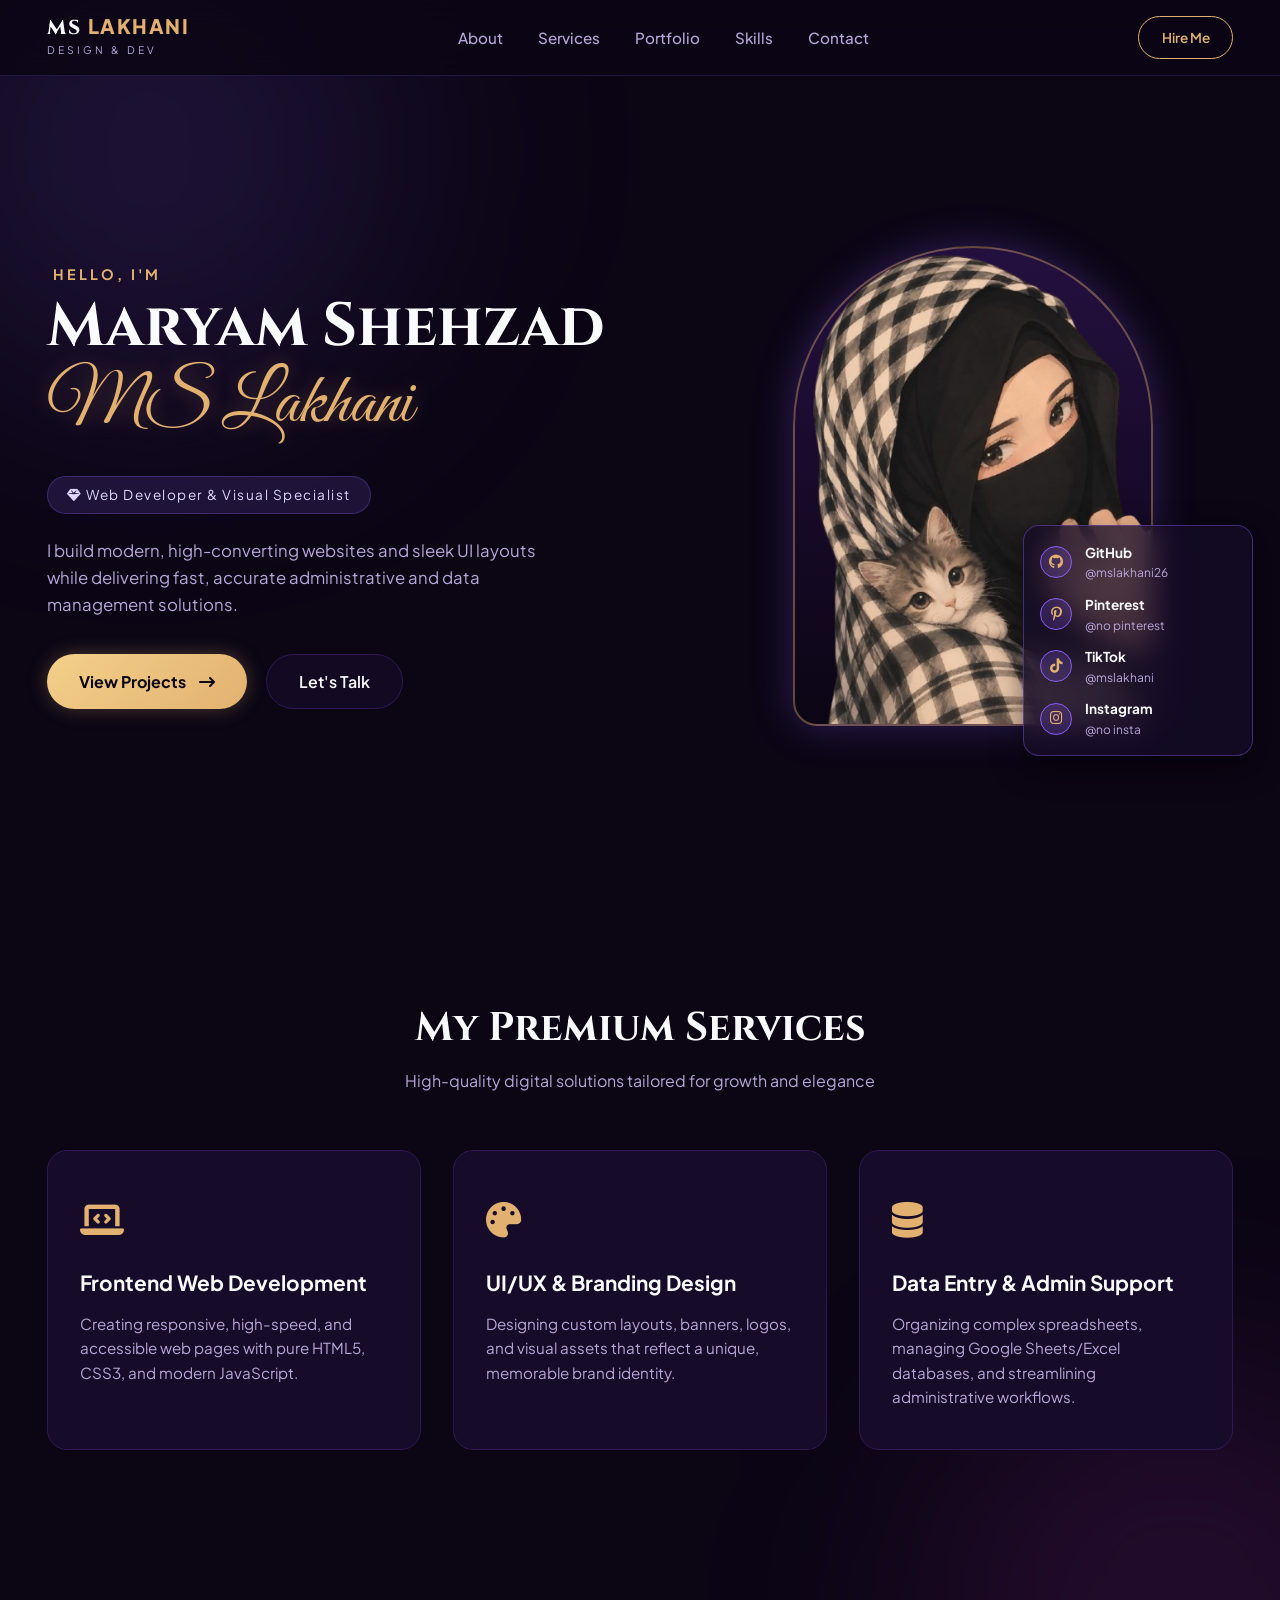
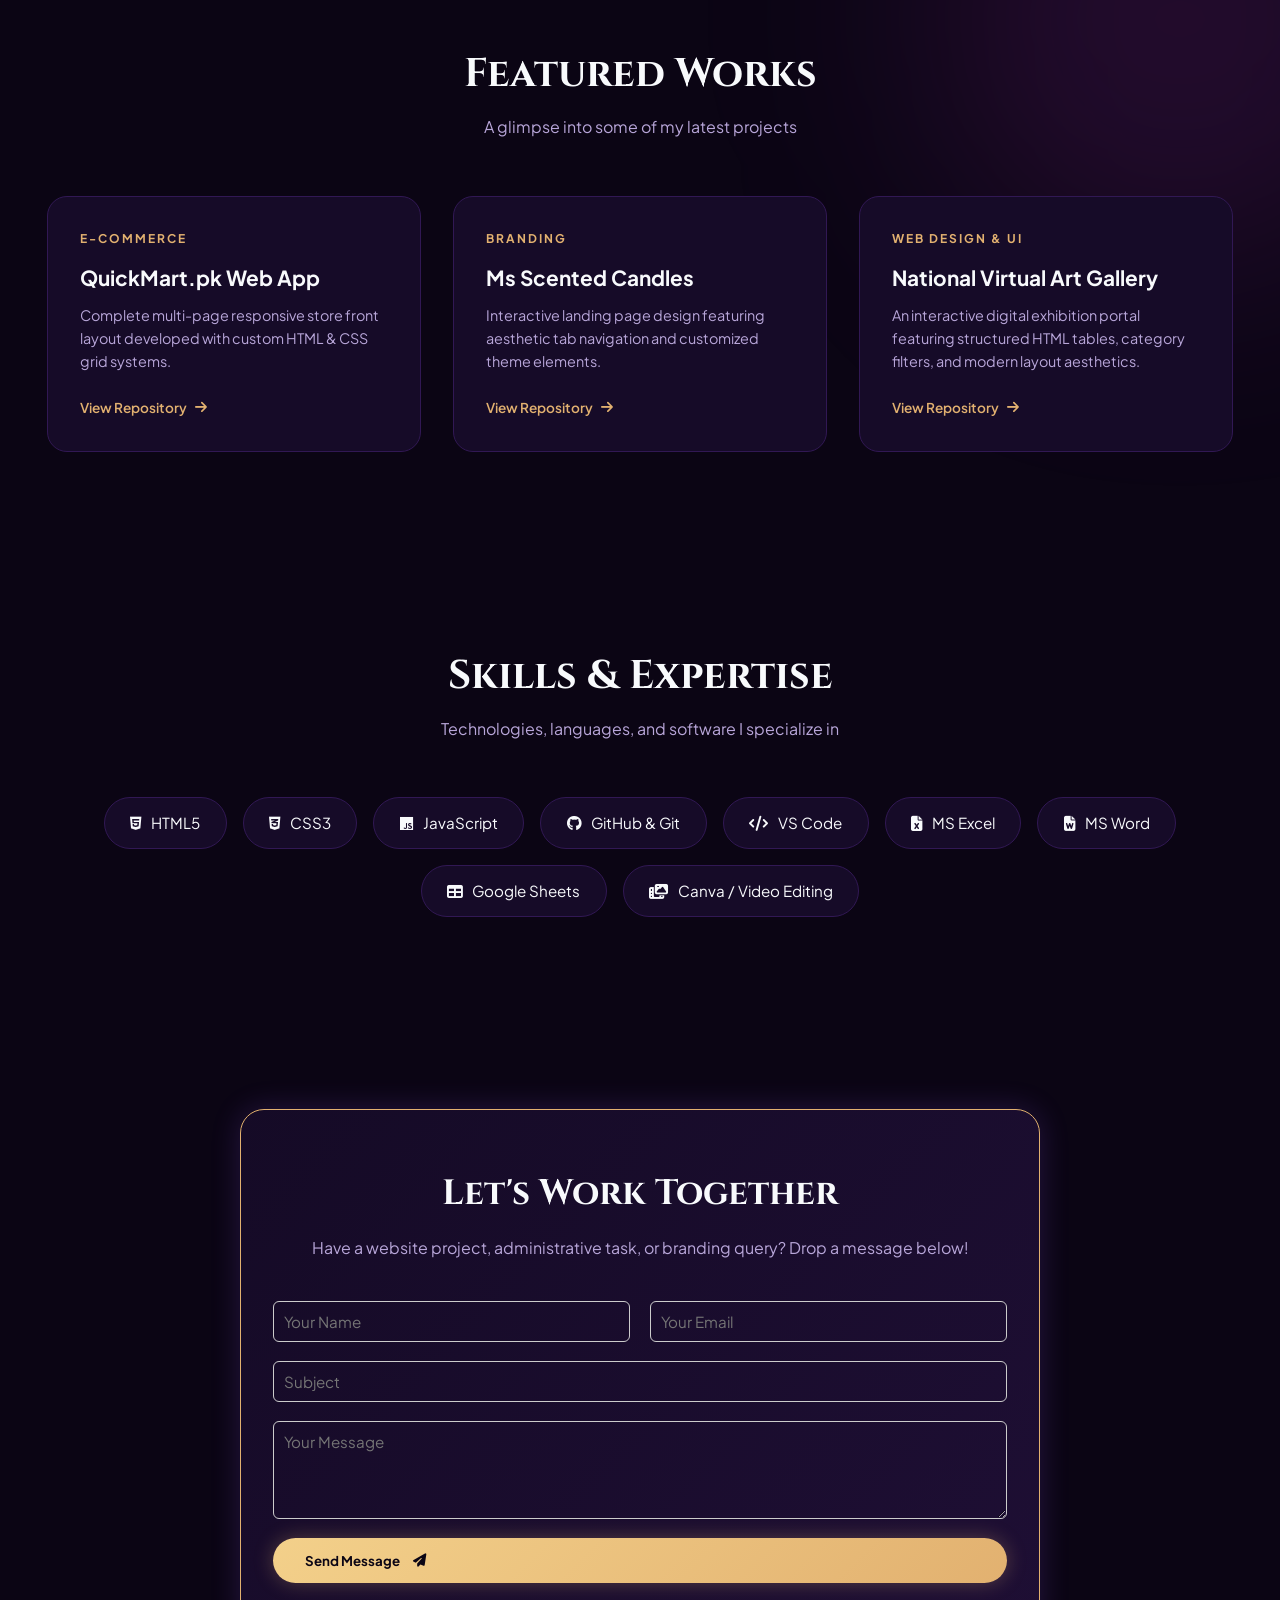
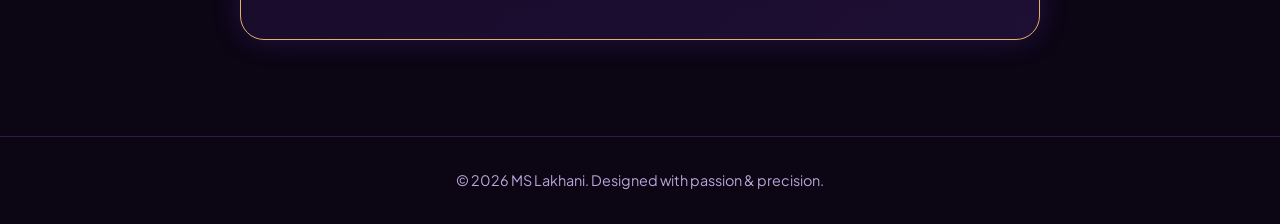
<file: index.html>
<!DOCTYPE html>
<html lang="en">
<head>
  <meta charset="UTF-8">
  <meta name="viewport" content="width=device-width, initial-scale=1.0">
  <title>MS Lakhani | Web Developer & Visual Designer</title>
  
  <!-- Google Fonts -->
  <link rel="preconnect" href="https://fonts.googleapis.com">
  <link rel="preconnect" href="https://fonts.gstatic.com" crossorigin>
  <link href="https://fonts.googleapis.com/css2?family=Cinzel:wght@600;700;800&family=Great+Vibes&family=Plus+Jakarta+Sans:wght@300;400;500;600;700&display=swap" rel="stylesheet">
  
  <!-- Font Awesome Icons -->
  <link rel="stylesheet" href="https://cdnjs.cloudflare.com/ajax/libs/font-awesome/6.4.0/css/all.min.css">

  <!-- External CSS -->
  <link rel="stylesheet" href="style.css">
</head>
<body>

  <!-- Background Glow FX -->
  <div class="bg-glow glow-1"></div>
  <div class="bg-glow glow-2"></div>

  <!-- Header / Navbar -->
  <header>
    <nav>
      <!-- Professional SVG Monogram Logo -->
      <a href="#" class="brand-logo">
        <div class="logo-text">
          <span class="logo-title">MS <span>LAKHANI</span></span>
          <span class="logo-sub">DESIGN & DEV</span>
        </div>
      </a>

      <ul class="nav-links">
        <li><a href="#about">About</a></li>
        <li><a href="#services">Services</a></li>
        <li><a href="#portfolio">Portfolio</a></li>
        <li><a href="#skills">Skills</a></li>
        <li><a href="#contact">Contact</a></li>
      </ul>

      <a href="#contact" class="btn-nav">Hire Me</a>
    </nav>
  </header>

  <!-- Hero Section -->
  <section class="hero" id="about">
    <div class="hero-text">
      <div class="sub-greeting">
        <i class="fa-solid fa-sparkles"></i> HELLO, I'M
      </div>
      <h1>Maryam Shehzad</h1>
      <span class="script-name">MS Lakhani</span>
      
      <div class="tagline-badge">
        <i class="fa-solid fa-gem"></i> Web Developer & Visual Specialist
      </div>
      
      <p class="hero-description">
        I build modern, high-converting websites and sleek UI layouts while delivering fast, accurate administrative and data management solutions.
      </p>

      <div class="hero-actions">
        <a href="#portfolio" class="btn-primary">
          View Projects <i class="fa-solid fa-arrow-right-long"></i>
        </a>
        <a href="#contact" class="btn-outline">
          Let's Talk
        </a>
      </div>
    </div>

    <!-- Hero Image Arch Frame -->
    <div class="hero-image-wrapper">
      <div class="arch-frame">
        <img src="Hijab_Girl_With_Cat-removebg-preview.png" alt="MS Lakhani Profile Photo">
      </div>

      <!-- Floating Social Card -->
      <div class="social-card">
        <a href="https://github.com/mslakhani26" target="_blank" class="social-item">
          <div class="social-icon"><i class="fa-brands fa-github"></i></div>
          <div class="social-details">
            <strong>GitHub</strong>
            <span>@mslakhani26</span>
          </div>
        </a>
        <a href="#" target="_blank" class="social-item">
          <div class="social-icon"><i class="fa-brands fa-pinterest-p"></i></div>
          <div class="social-details">
            <strong>Pinterest</strong>
            <span>@no pinterest </span>
          </div>
        </a>
        <a href="#" target="_blank" class="social-item">
          <div class="social-icon"><i class="fa-brands fa-tiktok"></i></div>
          <div class="social-details">
            <strong>TikTok</strong>
            <span>@mslakhani</span>
          </div>
        </a>
        <a href="#" target="_blank" class="social-item">
          <div class="social-icon"><i class="fa-brands fa-instagram"></i></div>
          <div class="social-details">
            <strong>Instagram</strong>
            <span>@no insta</span>
          </div>
        </a>
      </div>
    </div>
  </section>

  <!-- Services Section -->
  <section id="services">
    <div class="section-title">
      <h2>My Premium Services</h2>
      <p>High-quality digital solutions tailored for growth and elegance</p>
    </div>
    <div class="services-grid">
      <div class="service-card">
        <div class="service-icon"><i class="fa-solid fa-laptop-code"></i></div>
        <h3>Frontend Web Development</h3>
        <p>Creating responsive, high-speed, and accessible web pages with pure HTML5, CSS3, and modern JavaScript.</p>
      </div>
      <div class="service-card">
        <div class="service-icon"><i class="fa-solid fa-palette"></i></div>
        <h3>UI/UX & Branding Design</h3>
        <p>Designing custom layouts, banners, logos, and visual assets that reflect a unique, memorable brand identity.</p>
      </div>
      <div class="service-card">
        <div class="service-icon"><i class="fa-solid fa-database"></i></div>
        <h3>Data Entry & Admin Support</h3>
        <p>Organizing complex spreadsheets, managing Google Sheets/Excel databases, and streamlining administrative workflows.</p>
      </div>
    </div>
  </section>

  <!-- Portfolio Projects Section -->
  <section id="portfolio">
    <div class="section-title">
      <h2>Featured Works</h2>
      <p>A glimpse into some of my latest projects</p>
    </div>
    <div class="portfolio-grid">
      <div class="portfolio-card">
        <div class="portfolio-tag">E-Commerce</div>
        <h3>QuickMart.pk Web App</h3>
        <p>Complete multi-page responsive store front layout developed with custom HTML & CSS grid systems.</p>
        <a href="https://github.com/mslakhani26" target="_blank" class="project-link">View Repository <i class="fa-solid fa-arrow-right"></i></a>
      </div>
      <div class="portfolio-card">
        <div class="portfolio-tag">Branding</div>
        <h3>Ms Scented Candles</h3>
        <p>Interactive landing page design featuring aesthetic tab navigation and customized theme elements.</p>
        <a href="https://github.com/mslakhani26" target="_blank" class="project-link">View Repository <i class="fa-solid fa-arrow-right"></i></a>
      </div>
      <div class="portfolio-card">
        <div class="portfolio-tag">WEB DESIGN & UI</div>
        <h3>National Virtual Art Gallery</h3>
        <p>An interactive digital exhibition portal featuring structured HTML tables, category filters, and modern layout aesthetics.</p>
        <a href="https://github.com/mslakhani26" target="_blank" class="project-link">View Repository <i class="fa-solid fa-arrow-right"></i></a>
      </div>
    </div>
  </section>

  <!-- Skills Section -->
  <section id="skills">
    <div class="section-title">
      <h2>Skills & Expertise</h2>
      <p>Technologies, languages, and software I specialize in</p>
    </div>
    <div class="skills-wrapper">
      <div class="skill-badge"><i class="fa-brands fa-html5"></i> HTML5</div>
      <div class="skill-badge"><i class="fa-brands fa-css3-alt"></i> CSS3</div>
      <div class="skill-badge"><i class="fa-brands fa-js"></i> JavaScript</div>
      <div class="skill-badge"><i class="fa-brands fa-github"></i> GitHub & Git</div>
      <div class="skill-badge"><i class="fa-solid fa-code"></i> VS Code</div>
      <div class="skill-badge"><i class="fa-solid fa-file-excel"></i> MS Excel</div>
      <div class="skill-badge"><i class="fa-solid fa-file-word"></i> MS Word</div>
      <div class="skill-badge"><i class="fa-solid fa-table"></i> Google Sheets</div>
      <div class="skill-badge"><i class="fa-solid fa-photo-film"></i> Canva / Video Editing</div>
    </div>
  </section>

  <!-- Contact Section -->
<section id="contact">
  <div class="contact-card">
    <div class="contact-content">
      <h3>Let's Work Together</h3>
      <p>Have a website project, administrative task, or branding query? Drop a message below!</p>
      
      <!-- Added id="contactForm" -->
      <form class="contact-form" id="contactForm">
        <div class="form-row">
          <!-- Added id="clientName" -->
          <input type="text" id="clientName" placeholder="Your Name" required>
          <!-- Added id="clientEmail" -->
          <input type="email" id="clientEmail" placeholder="Your Email" required>
        </div>
        <!-- Added id="clientSubject" -->
        <input type="text" id="clientSubject" placeholder="Subject" required>
        <!-- Added id="clientMessage" -->
        <textarea id="clientMessage" rows="4" placeholder="Your Message" required></textarea>
        
        <!-- Cleaned up inner <a> tag inside button -->
        <button type="submit" class="btn-primary">
          Send Message <i class="fa-solid fa-paper-plane"></i>
        </button>
      </form>
    </div>
  </div>
</section>

<!-- WhatsApp Integration JavaScript Script -->
<script>
  document.getElementById('contactForm').addEventListener('submit', function(event) {
    event.preventDefault(); // Page refresh hone se roke ga

    // Form inputs se values get karna
    const name = document.getElementById('clientName').value;
    const email = document.getElementById('clientEmail').value;
    const subject = document.getElementById('clientSubject').value;
    const message = document.getElementById('clientMessage').value;

    // Aapka WhatsApp Number (Pakistan Country Code 92 ke sath)
    const phoneNumber = "923332036700";

    // Clean Message Text Format
    const fullText = `*New Website Inquiry*%0A%0A` +
                     `*Name:* ${encodeURIComponent(name)}%0A` +
                     `*Email:* ${encodeURIComponent(email)}%0A` +
                     `*Subject:* ${encodeURIComponent(subject)}%0A` +
                     `*Message:* ${encodeURIComponent(message)}`;

    // WhatsApp Direct Link
    const whatsappUrl = `https://wa.me/${phoneNumber}?text=${fullText}`;

    // WhatsApp open karna
    window.open(whatsappUrl, '_blank');
  });
</script>

  <!-- Footer -->
  <footer>
    <p>&copy; 2026 MS Lakhani. Designed with passion & precision.</p>
  </footer>

</body>
</html>
</file>
<file: style.css>
/* ==========================================
   MS Lakhani - Professional Portfolio Styles
   ========================================== */

:root {
  --bg-dark: #0b0514;
  --bg-card: #160b28;
  --bg-card-hover: #201138;
  --accent-gold: #e2b170;
  --accent-gold-light: #f3d08a;
  --accent-purple: #8b5cf6;
  --accent-pink: #d946ef;
  --text-main: #f8fafc;
  --text-muted: #b8a6d9;
  --border-color: #311854;
  --glass-bg: rgba(22, 11, 40, 0.75);
}

* {
  margin: 0;
  padding: 0;
  box-sizing: border-box;
  font-family: 'Plus Jakarta Sans', sans-serif;
  scroll-behavior: smooth;
}

body {
  background-color: var(--bg-dark);
  color: var(--text-main);
  line-height: 1.6;
  overflow-x: hidden;
  position: relative;
}

/* Background Glowing Elements */
.bg-glow {
  position: absolute;
  width: 500px;
  height: 500px;
  border-radius: 50%;
  filter: blur(120px);
  z-index: -1;
  pointer-events: none;
}

.glow-1 {
  top: -100px;
  left: -100px;
  background: rgba(139, 92, 246, 0.15);
}

.glow-2 {
  top: 40%;
  right: -150px;
  background: rgba(217, 70, 239, 0.12);
}

/* Header & Navbar */
header {
  position: fixed;
  top: 0;
  width: 100%;
  background: rgba(11, 5, 20, 0.85);
  backdrop-filter: blur(15px);
  border-bottom: 1px solid rgba(139, 92, 246, 0.2);
  z-index: 1000;
}

nav {
  max-width: 1250px;
  margin: 0 auto;
  display: flex;
  justify-content: space-between;
  align-items: center;
  padding: 1rem 2rem;
}

/* Logo Styling */
.brand-logo {
  display: flex;
  align-items: center;
  gap: 0.9rem;
  text-decoration: none;
}

.logo-text {
  display: flex;
  flex-direction: column;
}

.logo-title {
  font-family: 'Cinzel', serif;
  font-size: 1.25rem;
  font-weight: 800;
  color: var(--text-main);
  letter-spacing: 1.5px;
  line-height: 1;
}

.logo-title span {
  color: var(--accent-gold);
}

.logo-sub {
  font-size: 0.65rem;
  letter-spacing: 3px;
  color: var(--text-muted);
  margin-top: 4px;
}

/* Nav Links */
.nav-links {
  display: flex;
  list-style: none;
  gap: 2.2rem;
}

.nav-links a {
  color: var(--text-muted);
  text-decoration: none;
  font-size: 0.95rem;
  font-weight: 500;
  transition: all 0.3s ease;
}

.nav-links a:hover {
  color: var(--accent-gold);
  text-shadow: 0 0 10px rgba(226, 177, 112, 0.4);
}

.btn-nav {
  padding: 0.6rem 1.4rem;
  border-radius: 50px;
  border: 1px solid var(--accent-gold);
  color: var(--accent-gold);
  text-decoration: none;
  font-size: 0.85rem;
  font-weight: 600;
  transition: all 0.3s ease;
}

.btn-nav:hover {
  background-color: var(--accent-gold);
  color: var(--bg-dark);
  box-shadow: 0 0 15px rgba(226, 177, 112, 0.4);
}

/* Hero Section */
.hero {
  min-height: 100vh;
  display: flex;
  align-items: center;
  justify-content: space-between;
  max-width: 1250px;
  margin: 0 auto;
  padding: 8.5rem 2rem 4rem 2rem;
}

.hero-text {
  flex: 1.1;
  padding-right: 2rem;
}

.sub-greeting {
  font-size: 0.9rem;
  letter-spacing: 3px;
  color: var(--accent-gold);
  font-weight: 700;
  margin-bottom: 0.5rem;
}

.hero-text h1 {
  font-family: 'Cinzel', serif;
  font-size: 3.8rem;
  font-weight: 700;
  line-height: 1.1;
  color: var(--text-main);
}

.script-name {
  font-family: 'Great Vibes', cursive;
  font-size: 4.5rem;
  color: var(--accent-gold);
  display: block;
  margin-top: -0.8rem;
  margin-bottom: 0.8rem;
  text-shadow: 0 0 20px rgba(226, 177, 112, 0.3);
}

.tagline-badge {
  display: inline-block;
  background: rgba(139, 92, 246, 0.15);
  border: 1px solid rgba(139, 92, 246, 0.3);
  padding: 0.45rem 1.2rem;
  border-radius: 50px;
  font-size: 0.85rem;
  letter-spacing: 1.5px;
  color: #ddd6fe;
  margin-bottom: 1.5rem;
}

.hero-description {
  color: var(--text-muted);
  font-size: 1.05rem;
  max-width: 520px;
  margin-bottom: 2.2rem;
}

.hero-actions {
  display: flex;
  gap: 1.2rem;
}

/* Buttons */
.btn-primary {
  display: inline-flex;
  align-items: center;
  gap: 0.8rem;
  padding: 0.85rem 2rem;
  border-radius: 50px;
  border: none;
  background: linear-gradient(135deg, var(--accent-gold-light), var(--accent-gold));
  color: var(--bg-dark);
  text-decoration: none;
  font-weight: 700;
  cursor: pointer;
  box-shadow: 0 0 20px rgba(226, 177, 112, 0.3);
  transition: all 0.3s ease;
}

.btn-primary:hover {
  transform: translateY(-3px);
  box-shadow: 0 0 30px rgba(226, 177, 112, 0.5);
}

.btn-outline {
  display: inline-flex;
  align-items: center;
  padding: 0.85rem 2rem;
  border-radius: 50px;
  border: 1px solid var(--border-color);
  background: var(--glass-bg);
  color: var(--text-main);
  text-decoration: none;
  font-weight: 600;
  transition: all 0.3s ease;
}

.btn-outline:hover {
  border-color: var(--accent-gold);
  color: var(--accent-gold);
}

/* Hero Arch Frame Image */
.hero-image-wrapper {
  flex: 0.9;
  position: relative;
  display: flex;
  justify-content: center;
}

.arch-frame {
  width: 360px;
  height: 480px;
  border-radius: 180px 180px 24px 24px;
  border: 2px solid rgba(226, 177, 112, 0.4);
  overflow: hidden;
  position: relative;
  box-shadow: 0 0 40px rgba(139, 92, 246, 0.3);
  background: linear-gradient(180deg, #24103f 0%, #0b0514 100%);
}

.arch-frame img {
  width: 100%;
  height: 100%;
  object-fit: cover;
  object-position: top center;
}

/* Floating Social Card */
.social-card {
  position: absolute;
  bottom: -30px;
  right: -20px;
  background: var(--glass-bg);
  backdrop-filter: blur(15px);
  border: 1px solid rgba(139, 92, 246, 0.4);
  padding: 1rem;
  border-radius: 16px;
  box-shadow: 0 10px 30px rgba(0, 0, 0, 0.5);
  display: flex;
  flex-direction: column;
  gap: 0.7rem;
  min-width: 230px;
}

.social-item {
  display: flex;
  align-items: center;
  gap: 0.8rem;
  color: var(--text-main);
  text-decoration: none;
  font-size: 0.85rem;
  transition: transform 0.2s ease;
}

.social-item:hover {
  transform: translateX(5px);
}

.social-icon {
  width: 32px;
  height: 32px;
  border-radius: 50%;
  background: rgba(139, 92, 246, 0.2);
  border: 1px solid var(--accent-purple);
  display: flex;
  align-items: center;
  justify-content: center;
  color: var(--accent-gold);
  font-size: 0.9rem;
}

.social-details span {
  display: block;
  font-size: 0.75rem;
  color: var(--text-muted);
}

/* Global Section Styles */
section {
  padding: 6rem 2rem;
  max-width: 1250px;
  margin: 0 auto;
}

.section-title {
  text-align: center;
  margin-bottom: 3.5rem;
}

.section-title h2 {
  font-family: 'Cinzel', serif;
  font-size: 2.5rem;
  color: var(--text-main);
}

.section-title p {
  color: var(--text-muted);
  margin-top: 0.5rem;
}

/* Services Grid */
.services-grid {
  display: grid;
  grid-template-columns: repeat(auto-fit, minmax(300px, 1fr));
  gap: 2rem;
}

.service-card {
  background: var(--bg-card);
  padding: 2.5rem 2rem;
  border-radius: 20px;
  border: 1px solid var(--border-color);
  transition: all 0.3s ease;
}

.service-card:hover {
  transform: translateY(-8px);
  background: var(--bg-card-hover);
  border-color: var(--accent-gold);
  box-shadow: 0 10px 30px rgba(139, 92, 246, 0.2);
}

.service-icon {
  font-size: 2.2rem;
  color: var(--accent-gold);
  margin-bottom: 1.2rem;
}

.service-card h3 {
  font-size: 1.3rem;
  margin-bottom: 0.8rem;
}

.service-card p {
  color: var(--text-muted);
  font-size: 0.95rem;
}

/* Portfolio Grid */
.portfolio-grid {
  display: grid;
  grid-template-columns: repeat(auto-fit, minmax(300px, 1fr));
  gap: 2rem;
}

.portfolio-card {
  background: var(--bg-card);
  border: 1px solid var(--border-color);
  padding: 2rem;
  border-radius: 20px;
  transition: all 0.3s ease;
  display: flex;
  flex-direction: column;
  justify-content: space-between;
}

.portfolio-card:hover {
  transform: translateY(-5px);
  border-color: var(--accent-gold);
}

.portfolio-tag {
  color: var(--accent-gold);
  font-size: 0.75rem;
  letter-spacing: 2px;
  font-weight: 700;
  text-transform: uppercase;
  margin-bottom: 0.8rem;
}

.portfolio-card h3 {
  font-size: 1.3rem;
  margin-bottom: 0.6rem;
}

.portfolio-card p {
  color: var(--text-muted);
  font-size: 0.9rem;
  margin-bottom: 1.5rem;
}

.project-link {
  color: var(--accent-gold);
  text-decoration: none;
  font-size: 0.85rem;
  font-weight: 600;
  display: inline-flex;
  align-items: center;
  gap: 0.5rem;
  transition: gap 0.3s ease;
}

.project-link:hover {
  gap: 0.8rem;
}

/* Skills Badges */
.skills-wrapper {
  display: flex;
  flex-wrap: wrap;
  gap: 1rem;
  justify-content: center;
}

.skill-badge {
  background: var(--bg-card);
  border: 1px solid var(--border-color);
  padding: 0.8rem 1.6rem;
  border-radius: 50px;
  font-size: 0.95rem;
  color: var(--text-main);
  display: flex;
  align-items: center;
  gap: 0.6rem;
  transition: all 0.3s ease;
}

.skill-badge:hover {
  border-color: var(--accent-gold);
  color: var(--accent-gold);
  transform: scale(1.05);
}

/* Contact Card & Form */
.contact-card {
  background: linear-gradient(135deg, rgba(22, 11, 40, 0.9), rgba(49, 24, 84, 0.5));
  border: 1px solid var(--accent-gold);
  padding: 3.5rem 2rem;
  border-radius: 24px;
  max-width: 800px;
  margin: 0 auto;
  box-shadow: 0 0 30px rgba(139, 92, 246, 0.2);
}

.contact-content {
  text-align: center;
}

.contact-content h3 {
  font-family: 'Cinzel', serif;
  font-size: 2.2rem;
  margin-bottom: 0.8rem;
}

.contact-content p {
  color: var(--text-muted);
  margin-bottom: 2.5rem;
}

.contact-form {
  display: flex;
  flex-direction: column;
  gap: 1.2rem;
}

.form-row {
  display: flex;
  gap: 1.2rem;
}

.contact-form input, 
.contact-form textarea {
  width: 100%;
  padding: 1rem 1.2rem;
  background: rgba(11, 5, 20, 0.6);
  border: 1px solid var(--border-color);
  border-radius: 12px;
  color: var(--text-main);
  outline: none;
  font-size: 0.95rem;
  transition: border-color 0.3s ease;
}

.contact-form input:focus, 
.contact-form textarea:focus {
  border-color: var(--accent-gold);
}

/* Footer */
footer {
  text-align: center;
  padding: 2rem;
  border-top: 1px solid var(--border-color);
  color: var(--text-muted);
  font-size: 0.9rem;
}

/* Responsive Styles */
@media (max-width: 992px) {
  .hero {
    flex-direction: column;
    text-align: center;
    padding-top: 7.5rem;
  }
  .hero-text {
    padding-right: 0;
    margin-bottom: 4rem;
  }
  .hero-description {
    margin-left: auto;
    margin-right: auto;
  }
  .hero-actions {
    justify-content: center;
  }
  .arch-frame {
    width: 300px;
    height: 420px;
  }
  .social-card {
    right: 0px;
    bottom: -30px;
  }
}

@media (max-width: 768px) {
  .nav-links, .btn-nav {
    display: none;
  }
  .hero-text h1 {
    font-size: 2.8rem;
  }
  .script-name {
    font-size: 3.5rem;
  }
  .form-row {
    flex-direction: column;
  }
}/* Contact Form Inputs & Textarea Background Color */
.contact-form input,
.contact-form textarea {
  background-color: transparent; /* Body color show karega */
  color: inherit;               /* Text color retain karega */
  border: 1px solid #ccc;       /* Optional: light border for structure */
  padding: 10px;
  border-radius: 6px;
  outline: none;
}

/* Optional: Focus state styling jab user click kare */
.contact-form input:focus,
.contact-form textarea:focus {
  border-color: #25d366; /* Mild hover border highlight */
}
</file>
